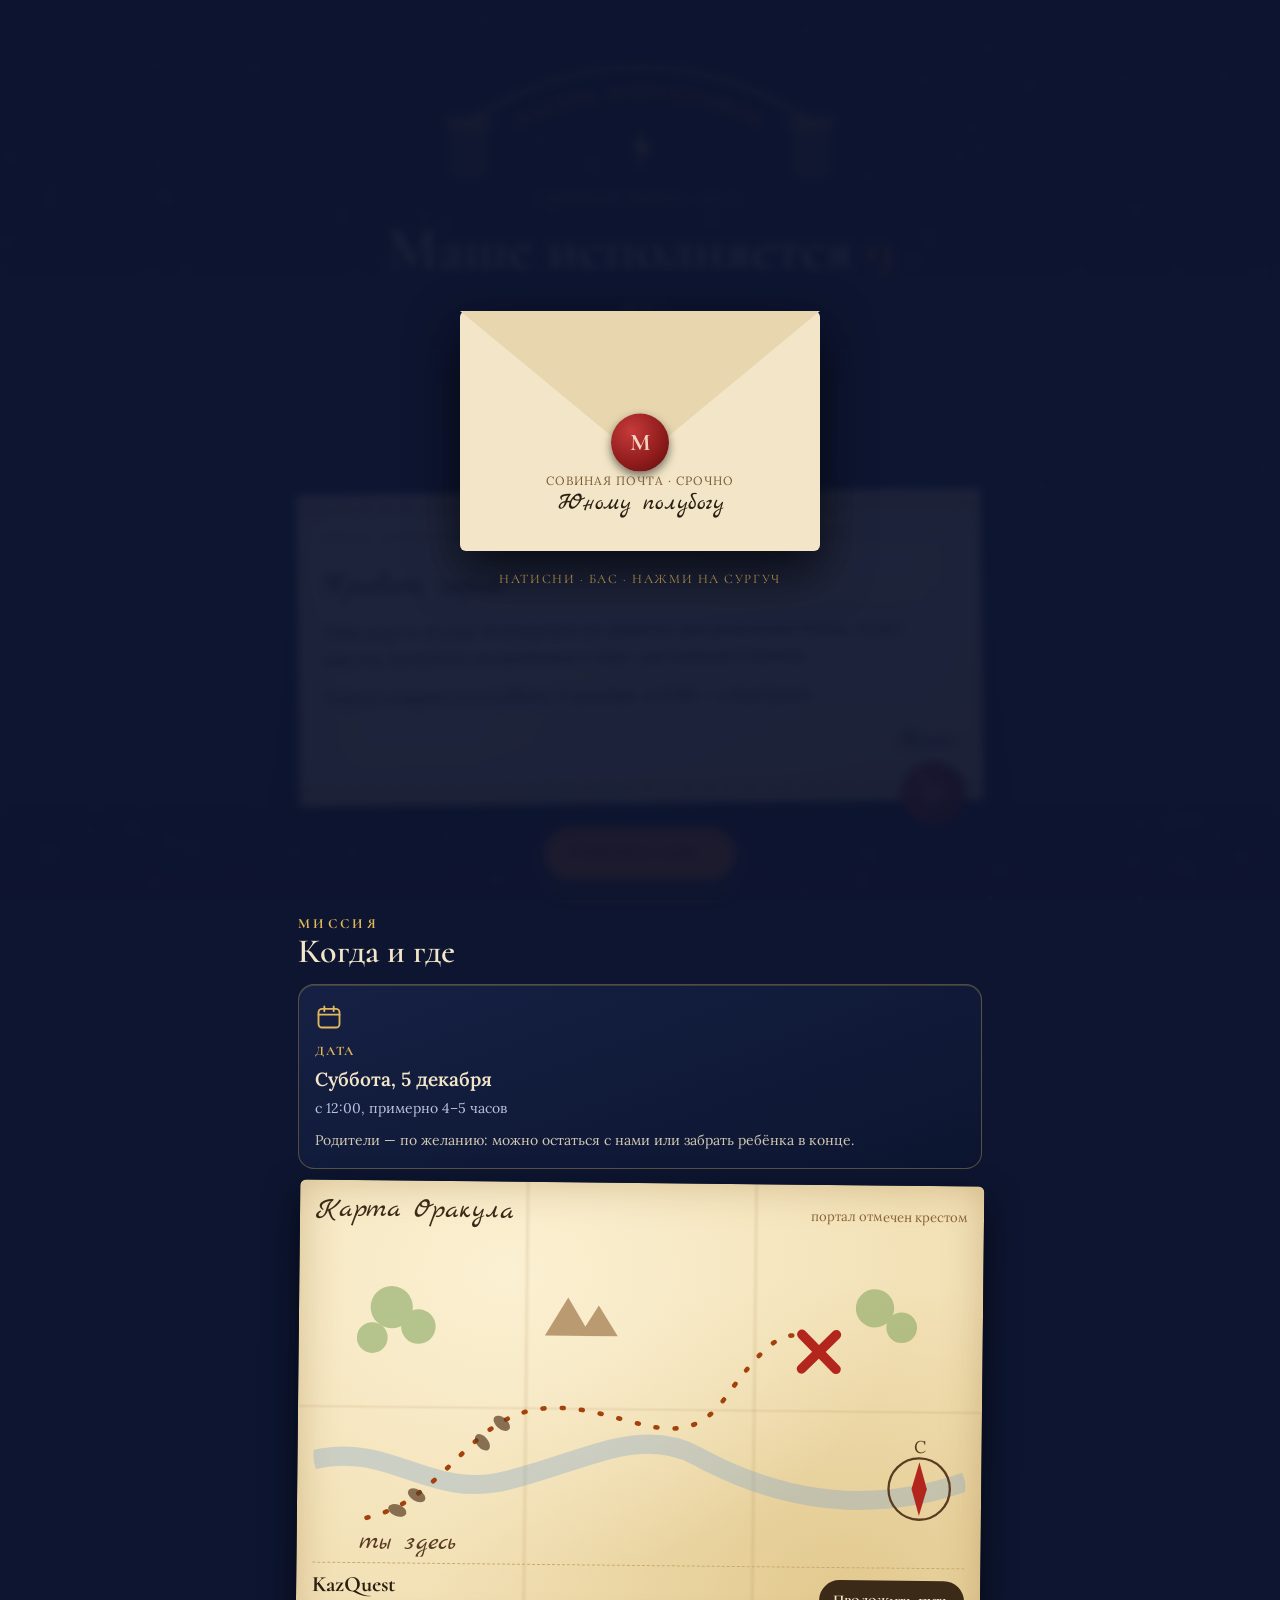
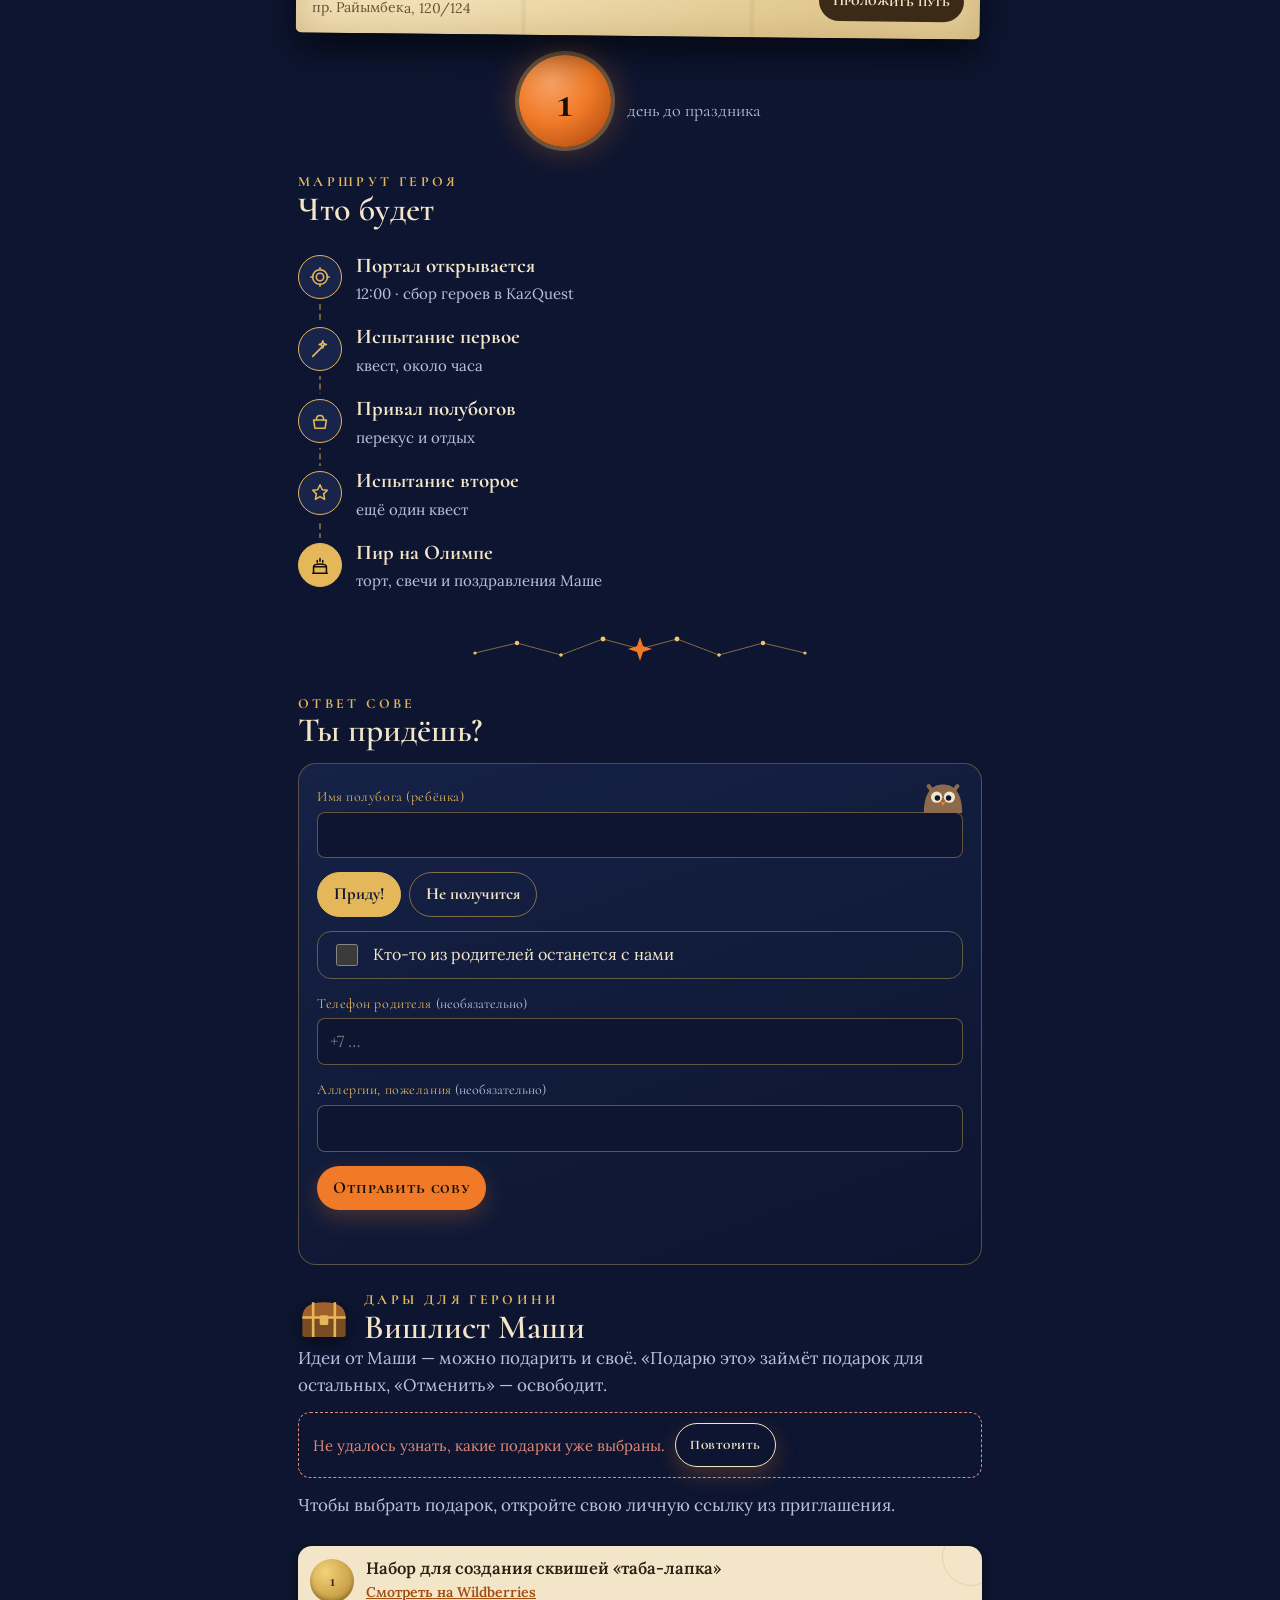
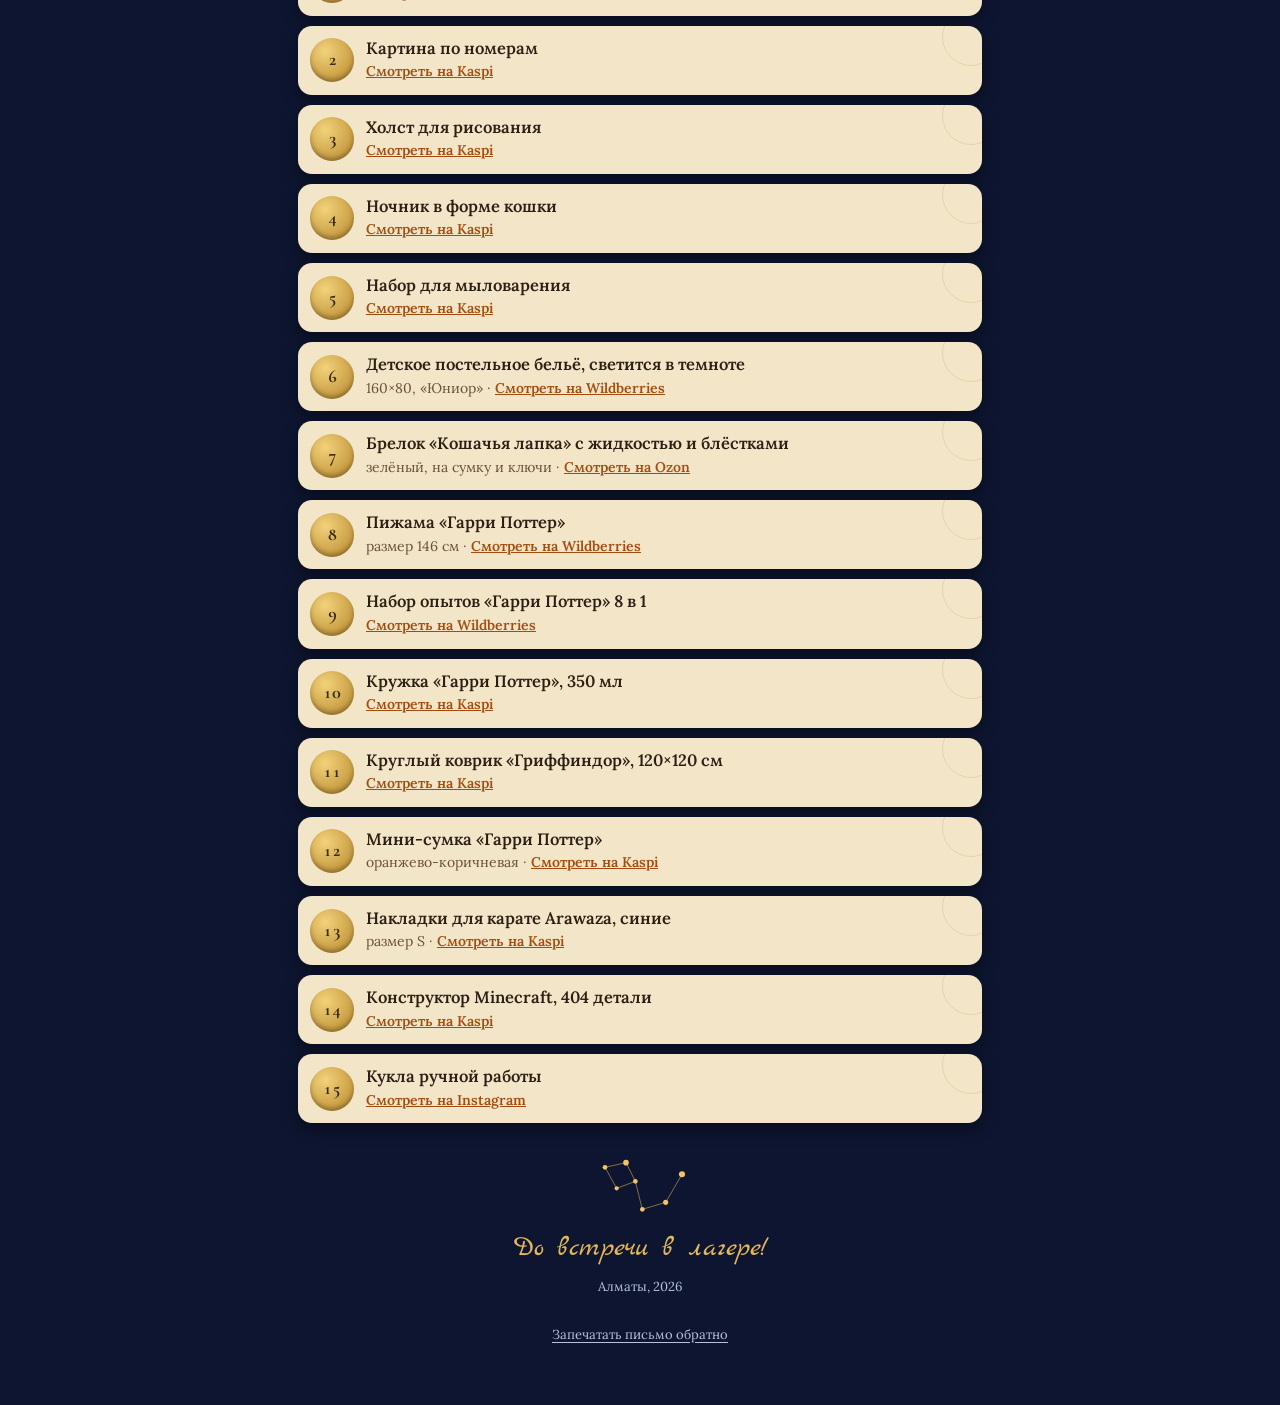
<file: index.html>
<!DOCTYPE html>
<html lang="ru">
<head>
<meta charset="utf-8">
<meta name="viewport" content="width=device-width, initial-scale=1">
<title>Маше 9 — Лагерь полукровок</title>
<meta name="robots" content="noindex">
<meta property="og:title" content="Маше 9 — приглашение в Лагерь полукровок">
<meta property="og:image" content="https://ivanlutsenko.github.io/masha-9/og.jpg">
<meta property="og:image:width" content="1200">
<meta property="og:image:height" content="630">
<meta name="twitter:card" content="summary_large_image">
<meta property="og:description" content="Суббота, 5 декабря, 12:00. Квест в Лагере полукровок. Совиная почта для юных полубогов и волшебников.">
<link rel="preconnect" href="https://fonts.googleapis.com">
<link rel="preconnect" href="https://fonts.gstatic.com" crossorigin>
<link href="https://fonts.googleapis.com/css2?family=Cormorant:wght@500;600;700&family=Cormorant+SC:wght@600;700&family=Philosopher:wght@400;700&family=Lora:ital,wght@0,400;0,600;1,400&family=Marck+Script&family=Bad+Script&display=swap" rel="stylesheet">
<link rel="stylesheet" href="style.css?v=9c8323e">
</head>
<body>

<canvas id="sky" aria-hidden="true"></canvas>
<canvas id="confetti" aria-hidden="true"></canvas>

<div class="envelope-screen" id="envScreen">
  <div class="env-stack">
    <button class="env" id="env" type="button" aria-label="Открыть письмо">
      <span class="body"></span>
      <span class="flap"></span>
      <span class="seal">М</span>
      <span class="addr"><small>СОВИНАЯ ПОЧТА · СРОЧНО</small><span id="envName">Юному полубогу</span></span>
    </button>
    <div class="env-hint">Натисни · Бас · Нажми на сургуч</div>
  </div>
</div>

<div class="lang-screen" id="langScreen" hidden>
  <div class="lang-box">
    <svg class="lang-stars" viewBox="0 0 200 60" aria-hidden="true"><path d="M20 40 L60 18 L100 34 L140 12 L180 38" fill="none" stroke="#e3b75a" stroke-width=".9" opacity=".6"/><g fill="#f2c46a"><circle cx="20" cy="40" r="2"/><circle cx="60" cy="18" r="2.6"/><circle cx="100" cy="34" r="2.2"/><circle cx="140" cy="12" r="2.8"/><circle cx="180" cy="38" r="2"/></g></svg>
    <h2 class="lang-title">Мова · Тіл · Язык</h2>
    <p class="lang-sub">Обери мову порталу · Портал тілін таңда · Выбери язык портала</p>
    <div class="lang-btns">
      <button type="button" class="lang-btn" data-lang="uk" lang="uk"><b>Українська</b><span>Відкрити портал</span></button>
      <button type="button" class="lang-btn" data-lang="kk" lang="kk"><b>Қазақша</b><span>Порталды ашу</span></button>
      <button type="button" class="lang-btn" data-lang="ru" lang="ru"><b>Русский</b><span>Открыть портал</span></button>
    </div>
  </div>
</div>
<div class="flash" id="flash" aria-hidden="true"></div>

<nav class="lang-switch" id="langSwitch" aria-label="Мова · Тіл · Язык" hidden>
  <button type="button" data-lang="uk" lang="uk">УКР</button><button type="button" data-lang="kk" lang="kk">ҚАЗ</button><button type="button" data-lang="ru" lang="ru">РУС</button>
</nav>

<div class="wrap">
  <header class="arch">
    <svg viewBox="0 0 420 150" aria-hidden="true">
      <defs><path id="archPath" d="M66 112 Q210 28 354 112"/></defs>
      <g fill="none" stroke="#e3b75a" stroke-width="2">
        <rect x="24" y="96" width="30" height="50" rx="2"/>
        <line x1="32" y1="100" x2="32" y2="142"/><line x1="39" y1="100" x2="39" y2="142"/><line x1="46" y1="100" x2="46" y2="142"/>
        <rect x="18" y="90" width="42" height="8" rx="2"/>
        <rect x="366" y="96" width="30" height="50" rx="2"/>
        <line x1="374" y1="100" x2="374" y2="142"/><line x1="381" y1="100" x2="381" y2="142"/><line x1="388" y1="100" x2="388" y2="142"/>
        <rect x="360" y="90" width="42" height="8" rx="2"/>
        <path d="M40 92 Q210 -14 380 92" stroke-width="2.5"/>
      </g>
      <text font-family="Philosopher, Georgia, serif" font-weight="700" font-size="19" letter-spacing="3" fill="#f07a28">
        <textPath href="#archPath" startOffset="50%" text-anchor="middle" data-i18n="arch">ЛАГЕРЬ ПОЛУКРОВОК</textPath>
      </text>
      <path d="M213 102 L203 122 H212 L206 142 L221 116 H211 Z" fill="#e3b75a"/>
    </svg>
    <div class="kicker" data-i18n="kicker">Совиная почта · 05.12</div>
    <h1 data-i18n-html="h1">Маше исполняется <em>9</em></h1>
    <svg class="c9" viewBox="0 0 120 110" role="img" aria-label="Созвездие в форме девятки">
      <path d="M78 48 L62 58 L42 52 L36 32 L48 14 L70 12 L82 28 L78 48 L74 74 L60 96 L40 100" fill="none" stroke="#e3b75a" stroke-width="1" opacity=".7"/>
      <g fill="#f2c46a"><circle cx="78" cy="48" r="3"/><circle cx="62" cy="58" r="2.2"/><circle cx="42" cy="52" r="2.6"/><circle cx="36" cy="32" r="2"/><circle cx="48" cy="14" r="2.8"/><circle cx="70" cy="12" r="2.2"/><circle cx="82" cy="28" r="2.6"/><circle cx="74" cy="74" r="2.2"/><circle cx="60" cy="96" r="2.6"/><circle cx="40" cy="100" r="3.2"/></g>
    </svg>
  </header>

  <svg class="sdiv" viewBox="0 0 350 40" aria-hidden="true"><path d="M10 24 L52 14 L96 26 L138 10 L175 20 L212 10 L254 26 L298 14 L340 24" fill="none" stroke="#e3b75a" stroke-width=".9" opacity=".6"/><g fill="#f2c46a"><circle cx="10" cy="24" r="1.6"/><circle cx="52" cy="14" r="2.2"/><circle cx="96" cy="26" r="1.8"/><circle cx="138" cy="10" r="2.4"/><circle cx="212" cy="10" r="2.4"/><circle cx="254" cy="26" r="1.8"/><circle cx="298" cy="14" r="2.2"/><circle cx="340" cy="24" r="1.6"/></g><path d="M175 8 L178 17 L187 20 L178 23 L175 32 L172 23 L163 20 L172 17 Z" fill="#f07a28"/></svg>

  <article class="letter">
    <div class="crest"><span data-i18n="crest_l">Лагерь полукровок</span><span data-i18n="crest_r">Домик Гекаты · Хогвартс</span></div>
    <p class="greet" id="greet">Привет, герой!</p>
    <p id="intro">Тебя ждут в Лагере полукровок на девятом дне рождения Маши. Будут квесты, полубоги, волшебники и торт, достойный Олимпа.</p>
    <p data-i18n="portal">Портал откроется в субботу, 5 декабря, в 12:00 — в KazQuest.</p>
    <p class="sign">Маша</p>
    <div class="wax" aria-hidden="true">Ω</div>
  </article>
  <a class="btn cta" href="#h-rsvp" id="ctaBtn" data-i18n="cta">Ответить сове ↓</a>

  <section aria-labelledby="h-when" style="margin-top:10px">
    <h2 id="h-when"><span class="gr" data-i18n="when_gr">Миссия</span><span data-i18n="when_h">Когда и где</span></h2>
    <div class="facts">
      <div class="fact">
        <svg class="ico" viewBox="0 0 24 24" aria-hidden="true"><rect x="3" y="5" width="18" height="16" rx="3"/><path d="M3 10h18M8 3v4M16 3v4"/></svg>
        <span class="lbl" data-i18n="date_lbl">Дата</span>
        <span class="val" id="dateVal">Суббота, 5 декабря</span>
        <span class="note" id="timeVal">с 12:00, примерно 4–5 часов</span>
        <span class="note parents" data-i18n="parents">Родители — по желанию: можно остаться с нами или забрать ребёнка в конце.</span>
      </div>
    </div>
    <a class="omap" id="mapLink" target="_blank" rel="noopener">
      <div class="omap-head"><span class="omap-title" data-i18n="map_title">Карта Оракула</span><span class="omap-sub" data-i18n="map_sub">портал отмечен крестом</span></div>
      <svg class="omap-art" viewBox="0 0 340 170" aria-hidden="true">
        <path d="M0 120 C40 110 60 140 100 130 S170 100 200 116 S280 150 340 128" fill="none" stroke="#7fa3c9" stroke-width="10" opacity=".35"/>
        <g fill="#7fa35c" opacity=".55"><circle cx="40" cy="40" r="11"/><circle cx="54" cy="50" r="9"/><circle cx="30" cy="56" r="8"/><circle cx="292" cy="38" r="10"/><circle cx="306" cy="48" r="8"/></g>
        <path d="M120 54 l12 -20 l12 20 Z M138 54 l10 -16 l10 16 Z" fill="#a0784a" opacity=".7"/>
        <path d="M28 150 C70 140 80 96 120 92 S190 120 214 86 S250 44 262 62" fill="none" stroke="#a3420b" stroke-width="2.4" stroke-dasharray="1 9" stroke-linecap="round"/>
        <g fill="#5a3c22" opacity=".7"><ellipse cx="44" cy="146" rx="3" ry="5" transform="rotate(-70 44 146)"/><ellipse cx="54" cy="138" rx="3" ry="5" transform="rotate(-60 54 138)"/><ellipse cx="88" cy="110" rx="3" ry="5" transform="rotate(-40 88 110)"/><ellipse cx="98" cy="100" rx="3" ry="5" transform="rotate(-50 98 100)"/></g>
        <g stroke="#b3261e" stroke-width="5" stroke-linecap="round"><path d="M254 52 L272 70 M272 52 L254 70"/></g>
        <text x="24" y="166" font-family="Marck Script, cursive" font-size="14" fill="#5a3c22" data-i18n="map_here">ты здесь</text>
        <g transform="translate(316 132)"><circle r="16" fill="none" stroke="#5a3c22" stroke-width="1.2"/><path d="M0 -14 L4 0 L0 14 L-4 0 Z" fill="#b3261e"/><text y="-19" font-size="9" text-anchor="middle" fill="#5a3c22" font-family="Lora, serif">С</text></g>
      </svg>
      <div class="omap-foot">
        <div class="omap-addr"><b id="placeVal">KazQuest</b><span id="placeNote">пр. Райымбека, 120/124</span></div>
        <span class="omap-btn" id="mapBtn" data-i18n="map_btn">Проложить путь</span>
      </div>
    </a>
    <div class="count"><div class="orb"><b id="days">✦</b></div><span id="daysLbl">дней до праздника</span></div>
  </section>

  <section aria-labelledby="h-route">
    <h2 id="h-route"><span class="gr" data-i18n="route_gr">Маршрут героя</span><span data-i18n="route_h">Что будет</span></h2>
    <ol class="route">
      <li><span class="node">
        <svg viewBox="0 0 24 24" aria-hidden="true"><circle cx="12" cy="12" r="8"/><circle cx="12" cy="12" r="4"/><path d="M12 2v2M12 20v2M2 12h2M20 12h2"/></svg></span>
        <div><b data-i18n="r1">Портал открывается</b><p data-i18n="r1s">12:00 · сбор героев в KazQuest</p></div></li>
      <li><span class="node">
        <svg viewBox="0 0 24 24" aria-hidden="true"><path d="M4 20 L16 8"/><path d="M15 3l1 3 3 1-3 1-1 3-1-3-3-1 3-1z"/></svg></span>
        <div><b data-i18n="r2">Испытание первое</b><p data-i18n="r2s">квест, около часа</p></div></li>
      <li><span class="node">
        <svg viewBox="0 0 24 24" aria-hidden="true"><path d="M5 11h14l-1.5 9h-11z"/><path d="M8 11c0-3 1.5-5 4-5s4 2 4 5"/></svg></span>
        <div><b data-i18n="r3">Привал полубогов</b><p data-i18n="r3s">перекус и отдых</p></div></li>
      <li><span class="node">
        <svg viewBox="0 0 24 24" aria-hidden="true"><path d="M12 3l2.5 5.5L20 9l-4 4 1 6-5-3-5 3 1-6-4-4 5.5-.5z"/></svg></span>
        <div><b data-i18n="r4">Испытание второе</b><p data-i18n="r4s">ещё один квест</p></div></li>
      <li><span class="node gold">
        <svg viewBox="0 0 24 24" aria-hidden="true"><path d="M4 21h16M5 21v-7h14v7M5 14c0-2 3-3 7-3s7 1 7 3"/><path d="M12 8V5M9 9V7M15 9V7"/></svg></span>
        <div><b data-i18n="r5">Пир на Олимпе</b><p data-i18n="r5s">торт, свечи и поздравления Маше</p></div></li>
    </ol>
  </section>

  <svg class="sdiv" viewBox="0 0 350 40" aria-hidden="true"><path d="M10 24 L52 14 L96 26 L138 10 L175 20 L212 10 L254 26 L298 14 L340 24" fill="none" stroke="#e3b75a" stroke-width=".9" opacity=".6"/><g fill="#f2c46a"><circle cx="10" cy="24" r="1.6"/><circle cx="52" cy="14" r="2.2"/><circle cx="96" cy="26" r="1.8"/><circle cx="138" cy="10" r="2.4"/><circle cx="212" cy="10" r="2.4"/><circle cx="254" cy="26" r="1.8"/><circle cx="298" cy="14" r="2.2"/><circle cx="340" cy="24" r="1.6"/></g><path d="M175 8 L178 17 L187 20 L178 23 L175 32 L172 23 L163 20 L172 17 Z" fill="#f07a28"/></svg>

  <section aria-labelledby="h-rsvp" id="rsvpSec">
    <h2 id="h-rsvp"><span class="gr" data-i18n="rsvp_gr">Ответ сове</span><span id="rsvpTitle">Ты придёшь?</span></h2>
    <form class="panel" id="rsvpForm" novalidate>
      <svg class="peek" viewBox="0 0 60 44" aria-hidden="true"><path d="M6 44 C6 18 16 8 30 8 S54 18 54 44Z" fill="#8c6a4e"/><path d="M12 10 L18 18 M48 10 L42 18" stroke="#8c6a4e" stroke-width="5" stroke-linecap="round"/><circle cx="22" cy="24" r="7" fill="#f3e6c8"/><circle cx="38" cy="24" r="7" fill="#f3e6c8"/><circle class="pupil" cx="23" cy="25" r="3.4" fill="#0d1530"/><circle class="pupil" cx="37" cy="25" r="3.4" fill="#0d1530"/><path d="M27 30 L30 35 L33 30Z" fill="#f07a28"/></svg>
      <p class="who" id="whoLine" hidden><span id="whoLbl" data-i18n="who">Гость:</span> <b id="whoName"></b> · <button type="button" class="linkbtn" id="whoEdit" data-i18n="who_edit">изменить</button></p>
      <div class="field" id="childField">
        <label for="rChild" data-i18n="child_lbl">Имя полубога (ребёнка)</label>
        <input id="rChild" name="child" autocomplete="off" required maxlength="60">
      </div>
      <div class="kids" id="kidsBox" hidden></div>
      <div class="seg" id="comingSeg" role="radiogroup" aria-label="Придёт ли" data-i18n-aria="coming_aria">
        <input type="radio" id="rYes" name="coming" value="yes" checked><label for="rYes" id="rYesLbl" data-i18n="yes">Приду!</label>
        <input type="radio" id="rNo" name="coming" value="no"><label for="rNo" data-i18n="no">Не получится</label>
      </div>
      <label class="kid adult" for="rAdult"><input type="checkbox" id="rAdult"><span data-i18n="adult_stays">Кто-то из родителей останется с нами</span></label>
      <div class="field">
        <label for="rContact"><span data-i18n="phone_lbl">Телефон родителя</span> <span class="opt" data-i18n="opt">(необязательно)</span></label>
        <input id="rContact" name="contact" type="tel" autocomplete="tel" maxlength="60" placeholder="+7 …">
      </div>
      <div class="field">
        <label for="rNote"><span data-i18n="note_lbl">Аллергии, пожелания</span> <span class="opt" data-i18n="opt">(необязательно)</span></label>
        <input id="rNote" name="note" maxlength="300">
      </div>
      <div><button class="btn" type="submit" id="rBtn" data-i18n="send">Отправить сову</button></div>
      <div class="msg" id="rMsg" role="status"></div>
    </form>
  </section>

  <section aria-labelledby="h-wish">
    <div>
      <h2 id="h-wish" class="with-ico"><svg class="chest" viewBox="0 0 48 40" aria-hidden="true"><path d="M4 18 C4 8 12 4 24 4 S44 8 44 18Z" fill="#a0602a"/><rect x="4" y="18" width="40" height="18" rx="2" fill="#7a4a22"/><path d="M4 18h40M14 4v32M34 4v32" stroke="#e3b75a" stroke-width="2.4"/><rect x="20" y="16" width="8" height="9" rx="1.5" fill="#e3b75a"/></svg><span><span class="gr" data-i18n="wish_gr">Дары для героини</span><span data-i18n="wish_h">Вишлист Маши</span></span></h2>
      <p class="lead" data-i18n="wish_lead">Идеи от Маши — можно подарить и своё. «Подарю это» займёт подарок для остальных, «Отменить» — освободит.</p>
    </div>
    <div class="demo" id="demoNote" hidden>Демо-режим: бэкенд не подключён, брони не сохраняются.</div>
    <div class="werr" id="wErr" hidden><span data-i18n="load_err">Не удалось узнать, какие подарки уже выбраны.</span> <button type="button" class="btn ghost small" id="wRetry" data-i18n="retry">Повторить</button></div>
    <p class="lead" id="wNoLink" hidden data-i18n="need_link">Чтобы выбрать подарок, откройте свою личную ссылку из приглашения.</p>
    <div class="msg" id="wMsg" role="status"></div>
    <ol class="wishes" id="wishes"></ol>
  </section>

  <footer>
    <svg class="constel" viewBox="0 0 120 60" aria-hidden="true"><path d="M30 14 L48 10 L56 26 L40 32 L30 14 M56 26 L62 50 L82 44 L96 20" fill="none" stroke="#e3b75a" stroke-width=".8" opacity=".6"/><g fill="#f2c46a"><circle cx="30" cy="14" r="2"/><circle cx="48" cy="10" r="2.4"/><circle cx="56" cy="26" r="2"/><circle cx="40" cy="32" r="1.8"/><circle cx="62" cy="50" r="2"/><circle cx="82" cy="44" r="2.2"/><circle cx="96" cy="20" r="2.6"/></g></svg>
    <span class="hand" data-i18n="footer">До встречи в лагере!</span>
    <span>Алматы, 2026</span>
    <button type="button" class="reset" id="resetBtn" data-i18n="reset">Запечатать письмо обратно</button>
  </footer>
</div>

<dialog id="giftDlg">
  <form method="dialog" id="giftForm">
    <h3 id="giftDlgTitle">Подарю это</h3>
    <p class="confirm" id="gConfirm" hidden></p>
    <div class="field" id="gWhoField">
      <label for="gWho" data-i18n="dlg_who">От кого подарок</label>
      <input id="gWho" maxlength="60" required placeholder="напр. Соня" data-i18n-ph="dlg_ph">
    </div>
    <div class="msg" id="gMsg" role="status"></div>
    <div class="row">
      <button class="btn ghost" value="cancel" type="button" id="gCancel" data-i18n="dlg_cancel">Отмена</button>
      <button class="btn" type="submit" id="gOk" data-i18n="dlg_ok">Подарю</button>
    </div>
  </form>
</dialog>

<script src="config.js?v=nochest"></script>
<script src="api.js?v=9c8323e"></script>
<script src="i18n.js?v=nochest"></script>
<script src="gender.js?v=9c8323e"></script>
<script>
const P = window.PARTY;
const T = (k, v) => I18N.t(k, v);
const $ = id => document.getElementById(id);
const store = {
  get(k, d){ try { return JSON.parse(localStorage.getItem(k)) ?? d; } catch { return d; } },
  set(k, v){ try { localStorage.setItem(k, JSON.stringify(v)); } catch {} }
};
let state = { taken: [], coming: 0 };
let mine = store.get("masha9.mine", {});   // giftId -> token

/* гости из ссылки: …/#Соня или …/#Прохор+Вера (братья и сёстры — одно приглашение) */
let RAW = "";
const GS = (() => {
  try {
    let raw = decodeURIComponent(location.hash.slice(1)).slice(0, 80);
    if (raw && document.getElementById(raw)) raw = store.get("masha9.hash", "");   // это якорь страницы, а не имя
    else if (raw) store.set("masha9.hash", raw);
    RAW = raw;
    return raw.split("+").map(x => Gender.parse(x)).filter(x => x.name);
  } catch { return []; }
})();
const G = GS[0] || { name: "", g: null };
const many = GS.length > 1;
const guest = GS.map(x => x.name).join(" и ");            // для таблицы — всегда по-русски
const guestShown = voc => I18N.names(GS, voc);            // для экрана — на языке сайта
const FAM = guest.toLowerCase().replace(/ё/g, "е") === "семья";   // семейная ссылка #Семья: без ответа сове, подарки можно отмечать

function renderStatic(){
  $("dateVal").textContent = T("date_text");
  $("timeVal").textContent = T("time_text");
  if (P.place){
    $("placeVal").textContent = P.place;
    $("placeNote").textContent = P.address || "";
  }
  if (P.mapUrl){ $("mapLink").href = P.mapUrl; $("mapLink").setAttribute("aria-label", T("map_aria") + ": " + (P.place || "") + ", " + (P.address || "")); }
  else { $("mapBtn").hidden = true; }
  {
  }
  $("rsvpSec").hidden = FAM;
  $("wNoLink").hidden = !!guest;
  $("gWho").value = guest; $("gWho").required = !guest;   // скрытое required-поле молча блокирует отправку
  if (FAM){
    $("envName").textContent = "Кому: семье";
    $("greet").textContent = T("greet_fam");
    $("intro").textContent = T("intro_fam");
    $("ctaBtn").textContent = T("cta_fam");
  }
  else if (guest){
    $("envName").textContent = "Кому: " + guest;
    $("greet").textContent = many ? T("greet_pl", { name: guestShown(true) }) : T(Gender.pick(G.g, "greet_m", "greet_f", "greet_n"), { name: guest, g: G.g, voc: true });
    $("intro").textContent = many ? T("intro_pl") : T(Gender.pick(G.g, "intro_m", "intro_f", "intro"));
    $("rChild").value = guest;
    $("gWho").value = guest;
    $("rsvpTitle").textContent = many ? T("rsvp_h_pl", { name: guestShown(true) }) : T("rsvp_h_name", { name: guest, g: G.g, voc: true });
    $("whoName").textContent = many ? guestShown(false) : guest;
    if (many){ $("rYesLbl").textContent = T("yes_pl"); $("whoLbl").textContent = T("who_pl"); }
    $("whoLine").hidden = false;
    $("childField").hidden = true;
  }
  else { $("greet").textContent = T("greet"); $("intro").textContent = T("intro"); $("rsvpTitle").textContent = T("rsvp_h"); }
  $("demoNote").hidden = !API.isDemo();
  renderKids(); showSaved();
  document.querySelectorAll(".lang-switch button").forEach(b => b.setAttribute("aria-current", b.dataset.lang === I18N.lang ? "true" : "false"));
  $("whoEdit").onclick = () => { $("childField").hidden = false; $("whoLine").hidden = true; $("kidsBox").hidden = true; $("comingSeg").hidden = false; $("rChild").value = ""; $("rChild").focus(); };
  // отсчёт
  if (!P.date){ $("days").closest(".count").hidden = true; return; }
  const [y,m,d] = P.date.split("-").map(Number);
  const now = new Date(); now.setHours(0,0,0,0);
  const diff = Math.round((new Date(y, m-1, d) - now) / 86400000);
  if (diff > 0){
    const n10 = diff % 10, n100 = diff % 100;
    $("days").textContent = diff;
    $("daysLbl").textContent = T("days")(diff);
  } else if (diff === 0){ $("days").textContent = "✦"; $("daysLbl").textContent = T("today"); }
  else { $("days").textContent = "✓"; $("daysLbl").textContent = T("after"); }
}

function kaspiHref(k){
  if (!k) return "";
  return /^https?:\/\//.test(k) ? k : "https://kaspi.kz/shop/search/?text=" + encodeURIComponent(k);
}

function shopName(u){ return /wildberries/.test(u) ? "Wildberries" : /ozon\./.test(u) ? "Ozon" : /instagram/.test(u) ? "Instagram" : /kaspi\./.test(u) ? "Kaspi" : (u.match(/^https?:\/\/(?:www\.)?([^/]+)/) || [,"сайте"])[1]; }
function giftLink(g){
  const kh = kaspiHref(g.kaspi); if (!kh) return null;
  const a = document.createElement("a"); a.href = kh; a.target = "_blank"; a.rel = "noopener";
  a.textContent = /^https?:/.test(g.kaspi) ? T("kaspi_see", { shop: shopName(g.kaspi) }) : T("kaspi_find");
  return a;
}

let loaded = false, loadFailed = false;
function renderWishes(){
  const ol = $("wishes");
  const wm = $("wMsg"), at = wm && wm.previousElementSibling && wm.parentNode === ol ? [...ol.children].filter(x => x.classList.contains("wish")).indexOf(wm.previousElementSibling) : -1;
  if (wm && wm.parentNode === ol) ol.before(wm);
  ol.innerHTML = "";
  $("wErr").hidden = !loadFailed;
  P.gifts.forEach((g, i) => {
    const taken = state.taken.includes(g.id);
    const isMine = taken && !!mine[g.id];
    const li = document.createElement("li");
    li.className = "wish" + (taken ? " taken" : "") + (isMine ? " mine" : "");
    li.innerHTML = `<span class="num">${i+1}</span><div><div class="t"></div><div class="d"></div></div><div class="act"></div>`;
    const L = I18N.gift(g);
    li.querySelector(".t").textContent = L.title;
    const d = li.querySelector(".d");
    if (L.note) d.append(L.note);
    const a = (!taken || isMine) ? giftLink(g) : null;     // свою бронь можно купить по ссылке
    if (a){ if (L.note) d.append(" · "); d.appendChild(a); }
    if (!d.childNodes.length) d.remove();
    const act = li.querySelector(".act");
    if (isMine){
      act.innerHTML = '<span class="badge"></span>'; act.firstChild.textContent = T("mine");
      const b = document.createElement("button"); b.className = "btn ghost small"; b.type = "button"; b.textContent = T("cancel_mine");
      b.onclick = () => release(g, b); act.appendChild(b);
    } else if (taken){
      act.innerHTML = '<span class="badge"></span>'; act.firstChild.textContent = T("taken");
    } else if (guest){
      const b = document.createElement("button"); b.className = "btn"; b.type = "button";
      b.textContent = loaded ? T("give") : T("loading"); b.disabled = !loaded;
      b.setAttribute("aria-label", T("give_aria") + L.title);
      b.onclick = () => openGift(g); act.appendChild(b);
    }
    ol.appendChild(li);
  });
  if (at >= 0 && wm && wm.textContent) ol.children[at] && ol.children[at].after(wm);   // сообщение остаётся у своей карточки
}

function applyState(s){
  if (!s || !s.taken) return;
  state = s;
  let changed = false;
  for (const id of Object.keys(mine)) {
    const gone = !s.taken.includes(id);
    const notOurs = guest && Array.isArray(s.mine) && !s.mine.includes(id);   // кто-то другой занял после того, как нашу бронь освободили
    if (gone || notOurs){ delete mine[id]; changed = true; }
  }
  // брони, сделанные по этой же личной ссылке с другого устройства
  for (const id of (s.mine || [])) if (!mine[id]){ mine[id] = "name"; changed = true; }
  if (changed) store.set("masha9.mine", mine);
  renderWishes();
}

async function load(){
  try {
    const r = await API.get(guest ? { action: "state", who: guest } : { action: "state" });
    if (!r || !r.ok) throw new Error("bad");
    loaded = true; loadFailed = false; applyState(r);
  } catch { loadFailed = true; renderWishes(); }
}
$("wRetry").onclick = () => { $("wErr").hidden = true; load(); };
document.addEventListener("visibilitychange", () => { if (document.visibilityState === "visible") load(); });

/* бронь: id брони создаёт телефон — повтор после обрыва связи не плодит дубли */
const newRid = () => (crypto.randomUUID ? crypto.randomUUID() : Date.now().toString(36) + Math.random().toString(36).slice(2, 12));
function wishMsg(text, ok, g){
  const m = $("wMsg"); m.textContent = text || ""; m.className = "msg" + (text ? (ok ? " ok" : " err") : "");
  const card = g && [...document.querySelectorAll(".wish")][P.gifts.indexOf(g)];
  if (card && text){ card.after(m); } else if (!text) { $("wishes").before(m); }
  const a = ok && g && giftLink(g); if (a){ m.append(" "); m.appendChild(a); }
}
async function reserve(g, who){
  const rid = mine[g.id] && mine[g.id] !== "name" ? mine[g.id] : newRid();
  mine[g.id] = rid; store.set("masha9.mine", mine);         // если ответ потеряется, бронь всё равно наша
  try {
    const r = await API.post({ action: "reserve", giftId: g.id, giftTitle: g.title, who, rid });
    if (!r.ok){ delete mine[g.id]; store.set("masha9.mine", mine); }
    if (r.state) applyState(r.state);
    return r;
  } catch (e) { load(); throw e; }
}

let current = null;
function openGift(g){
  current = g;
  $("giftDlgTitle").textContent = I18N.gift(g).title;
  $("gWhoField").hidden = !!guest;
  $("gConfirm").hidden = !guest;
  $("gConfirm").textContent = guest ? T("confirm_from", { name: FAM ? T("fam_name") : many ? I18N.names(GS, false) : guest }) : "";
  $("gMsg").textContent = ""; $("gMsg").className = "msg";
  $("gOk").disabled = false;
  $("giftDlg").showModal();
  $("gWho").focus();
}
$("gCancel").onclick = () => $("giftDlg").close();
$("giftForm").addEventListener("submit", async e => {
  e.preventDefault();
  const who = guest || $("gWho").value.trim();
  if (!who){ $("gMsg").textContent = T("dlg_need"); $("gMsg").className = "msg err"; return; }
  $("gOk").disabled = true;
  try {
    const r = await reserve(current, who);
    if (r.ok){ $("giftDlg").close(); wishMsg(T("wish_ok", { gift: I18N.gift(current).title }), true, current); }
    else if (["taken", "limit", "busy", "bad gift"].includes(r.error)){ $("gMsg").textContent = T({ taken: "dlg_taken", limit: "limit", busy: "busy", "bad gift": "bad_gift" }[r.error]); $("gMsg").className = "msg err"; }
    else throw new Error(r.error);
  } catch {
    $("gMsg").textContent = T("net_err"); $("gMsg").className = "msg err";
    $("gOk").disabled = false;
  }
});

async function quickReserve(g, btn){
  btn.disabled = true; btn.textContent = T("booking"); wishMsg("");
  try {
    const r = await reserve(g, guest);
    if (r.ok) wishMsg(T("wish_ok", { gift: I18N.gift(g).title }), true, g);
    else if (r.error === "taken") wishMsg(T("dlg_taken"), false, g);
    else throw new Error(r.error);
  } catch { wishMsg(T("net_err"), false, g); btn.disabled = false; btn.textContent = T("give"); }
}

async function release(g, btn){
  btn.disabled = true; wishMsg("");
  try {
    const tok = mine[g.id];
    const r = await API.post({ action: "release", giftId: g.id, token: tok === "name" ? "" : tok, who: guest });
    if (r.ok){ delete mine[g.id]; store.set("masha9.mine", mine); applyState(r.state); }
    else { wishMsg(T("cancel_fail")); btn.disabled = false; load(); }
  } catch { wishMsg(T("net_err")); btn.disabled = false; }
}

/* RSVP */
const kidChecked = GS.map(() => true);
function renderKids(){
  const box = $("kidsBox"); box.innerHTML = "";
  $("comingSeg").hidden = false;
  const yes = $("rYes").checked;
  $("rAdult").closest(".adult").hidden = !yes;
  if (!many || !yes || $("childField").hidden === false) { box.hidden = true; return; }
  box.hidden = false;
  const lbl = document.createElement("p"); lbl.className = "kids-lbl"; lbl.textContent = T("kids_lbl"); box.appendChild(lbl);
  GS.forEach((x, i) => {
    const id = "kid" + i;
    const w = document.createElement("label"); w.className = "kid"; w.htmlFor = id;
    w.innerHTML = `<input type="checkbox" id="${id}"><span></span>`;
    w.querySelector("span").textContent = x.name;
    const cb = w.querySelector("input"); cb.checked = kidChecked[i]; cb.onchange = () => { kidChecked[i] = cb.checked; };
    box.appendChild(w);
  });
}
document.querySelectorAll('#comingSeg input').forEach(r => r.addEventListener("change", renderKids));
/* «Запечатать письмо обратно»: забыть язык и ответ на этом устройстве, имя из ссылки сохранить */
$("resetBtn").addEventListener("click", () => {
  try { Object.keys(localStorage).filter(k => k.startsWith("masha9.") && k !== "masha9.mine").forEach(k => localStorage.removeItem(k)); } catch {}
  location.replace(location.pathname + (RAW ? "#" + encodeURIComponent(RAW) : ""));
  location.reload();
});
$("ctaBtn").addEventListener("click", e => { e.preventDefault(); $(FAM ? "h-wish" : "h-rsvp").scrollIntoView({ behavior: calm ? "auto" : "smooth" }); });
const rsvpKey = "masha9.rsvp." + (guest || "-");
function showSaved(){
  const r = store.get(rsvpKey, null); if (!r) return;
  $("rMsg").textContent = T(r.coming ? "saved_yes" : "saved_no"); $("rMsg").className = "msg ok";
}
$("rsvpForm").addEventListener("submit", async e => {
  e.preventDefault();
  const f = e.target, msg = $("rMsg");
  const child = f.child.value.trim();
  if (!child){ msg.textContent = T("need_child"); msg.className = "msg err"; f.child.focus(); return; }
  let kids, coming;
  const saidYes = f.coming.value === "yes";
  if (many && child === guest){
    kids = GS.map((x, i) => ({ name: x.name, coming: saidYes && $("kid" + i).checked }));
    coming = kids.some(k => k.coming);
  } else {
    coming = f.coming.value === "yes";
    kids = [{ name: child, coming }];
  }
  $("rBtn").disabled = true;
  try {
    const note = f.note.value;
    const r = await API.post({ action: "rsvp", child, coming, kids, adult: coming && $("rAdult").checked, contact: f.contact.value, note });
    if (!r.ok) throw new Error(r.error);
    store.set(rsvpKey, { coming, n: kids.filter(k => k.coming).length, at: Date.now() });
    const n = kids.filter(k => k.coming).length;
    msg.textContent = coming ? T(n > 1 ? "sent_yes_pl" : "sent_yes") : T("sent_no");
    if (coming) burst();
    msg.className = "msg ok";
    if (!$("gWho").value) $("gWho").value = child;
  } catch {
    msg.textContent = T("net_err"); msg.className = "msg err";
  } finally { $("rBtn").disabled = false; }
});

/* конверт */
function openEnvelope(){
  if ($("env").classList.contains("open")) return;
  $("env").classList.add("open");
  setTimeout(() => {
    $("envScreen").classList.add("gone");
    $("langScreen").hidden = false;
    const prev = store.get("masha9.lang", null);
    const btn = document.querySelector(`.lang-btn[data-lang="${prev}"]`);
    if (btn) btn.classList.add("last");
    (btn || document.querySelector(".lang-btn")).focus();
  }, 650);
}
function enterPortal(lang){
  store.set("masha9.lang", lang);
  I18N.set(lang); renderStatic(); renderWishes();
  const f = $("flash");
  f.classList.remove("go"); void f.offsetWidth; f.classList.add("go");
  setTimeout(() => { $("langScreen").hidden = true; $("langSwitch").hidden = false; }, calm ? 0 : 380);
}
function switchLang(lang){ store.set("masha9.lang", lang); I18N.set(lang); renderStatic(); renderWishes(); }
document.querySelectorAll(".lang-switch button").forEach(b => b.addEventListener("click", () => switchLang(b.dataset.lang)));
document.querySelectorAll(".lang-btn").forEach(b => b.addEventListener("click", () => enterPortal(b.dataset.lang)));
$("env").addEventListener("click", openEnvelope);
document.addEventListener("keydown", e => { if (e.key === "Escape") openEnvelope(); });

/* звёзды */
const calm = matchMedia("(prefers-reduced-motion: reduce)").matches;
(function sky(){
  const c = $("sky"), x = c.getContext("2d"); let W, H, stars = [], shoot = null;
  function size(){ W = c.width = innerWidth * devicePixelRatio; H = c.height = innerHeight * devicePixelRatio;
    stars = Array.from({length: Math.round(innerWidth * innerHeight / 3500)}, () => ({x: Math.random()*W, y: Math.random()*H, r: (Math.random()*1.3+.3)*devicePixelRatio, p: Math.random()*6.28, s: Math.random()*.02+.005})); }
  function frame(t){
    x.clearRect(0,0,W,H);
    for (const s of stars){ const a = .35 + .65 * (calm ? .7 : (Math.sin(s.p + t*s.s*0.06)+1)/2); x.globalAlpha = a; x.fillStyle = "#fff6dc"; x.beginPath(); x.arc(s.x, s.y, s.r, 0, 6.28); x.fill(); }
    if (!calm){
      if (!shoot && Math.random() < .004) shoot = {x: Math.random()*W*.7, y: Math.random()*H*.35, l: 0};
      if (shoot){ shoot.l += 18*devicePixelRatio; const g = x.createLinearGradient(shoot.x, shoot.y, shoot.x+shoot.l, shoot.y+shoot.l*.45);
        g.addColorStop(0,"rgba(255,246,220,0)"); g.addColorStop(1,"rgba(255,246,220,.9)"); x.globalAlpha = 1; x.strokeStyle = g; x.lineWidth = 1.6*devicePixelRatio;
        x.beginPath(); x.moveTo(shoot.x, shoot.y); x.lineTo(shoot.x+shoot.l, shoot.y+shoot.l*.45); x.stroke(); if (shoot.l > 260*devicePixelRatio) shoot = null; }
      requestAnimationFrame(frame);
    }
  }
  let lastW = innerWidth;
  size(); addEventListener("resize", () => { if (innerWidth === lastW) return; lastW = innerWidth; size(); if (calm) frame(0); }); requestAnimationFrame(frame);
})();

/* конфетти */
function burst(){
  if (calm) return;
  const c = $("confetti"), x = c.getContext("2d"), dpr = devicePixelRatio;
  c.width = innerWidth*dpr; c.height = innerHeight*dpr;
  const cols = ["#f07a28","#e3b75a","#7ea2d8","#8fc79a","#d47a7a","#f3e6c8"];
  const ps = Array.from({length: 140}, () => ({x: c.width/2, y: c.height*.55, vx: (Math.random()-.5)*16*dpr, vy: (-Math.random()*16-6)*dpr, r: (Math.random()*5+3)*dpr, c: cols[Math.random()*cols.length|0], a: Math.random()*6.28, va: (Math.random()-.5)*.3}));
  let n = 0;
  (function f(){ x.clearRect(0,0,c.width,c.height);
    for (const p of ps){ p.vy += .45*dpr; p.x += p.vx; p.y += p.vy; p.a += p.va; x.save(); x.translate(p.x,p.y); x.rotate(p.a); x.fillStyle = p.c; x.fillRect(-p.r, -p.r/2, p.r*2, p.r); x.restore(); }
    if (++n < 140) requestAnimationFrame(f); else x.clearRect(0,0,c.width,c.height); })();
}

/* сова следит за курсором/пальцем */
addEventListener("pointermove", e => {
  const o = document.querySelector(".peek"); if (!o) return;
  const b = o.getBoundingClientRect(), dx = Math.max(-1.6, Math.min(1.6, (e.clientX - b.x - b.width/2)/80)), dy = Math.max(-1.4, Math.min(1.4, (e.clientY - b.y - b.height/2)/80));
  o.querySelectorAll(".pupil").forEach(p => p.setAttribute("transform", `translate(${dx} ${dy})`));
});

/* повторный визит: язык уже выбран — сразу на сайт, конверт и выбор языка пропускаем */
const savedLang = store.get("masha9.lang", null);
if (savedLang && ["ru", "uk", "kk"].includes(savedLang)){
  I18N.set(savedLang);
  $("envScreen").style.transition = "none"; $("envScreen").classList.add("gone"); $("env").classList.add("open");
  $("langSwitch").hidden = false;
}
renderStatic(); renderWishes(); load();
</script>
</body>
</html>
</file>
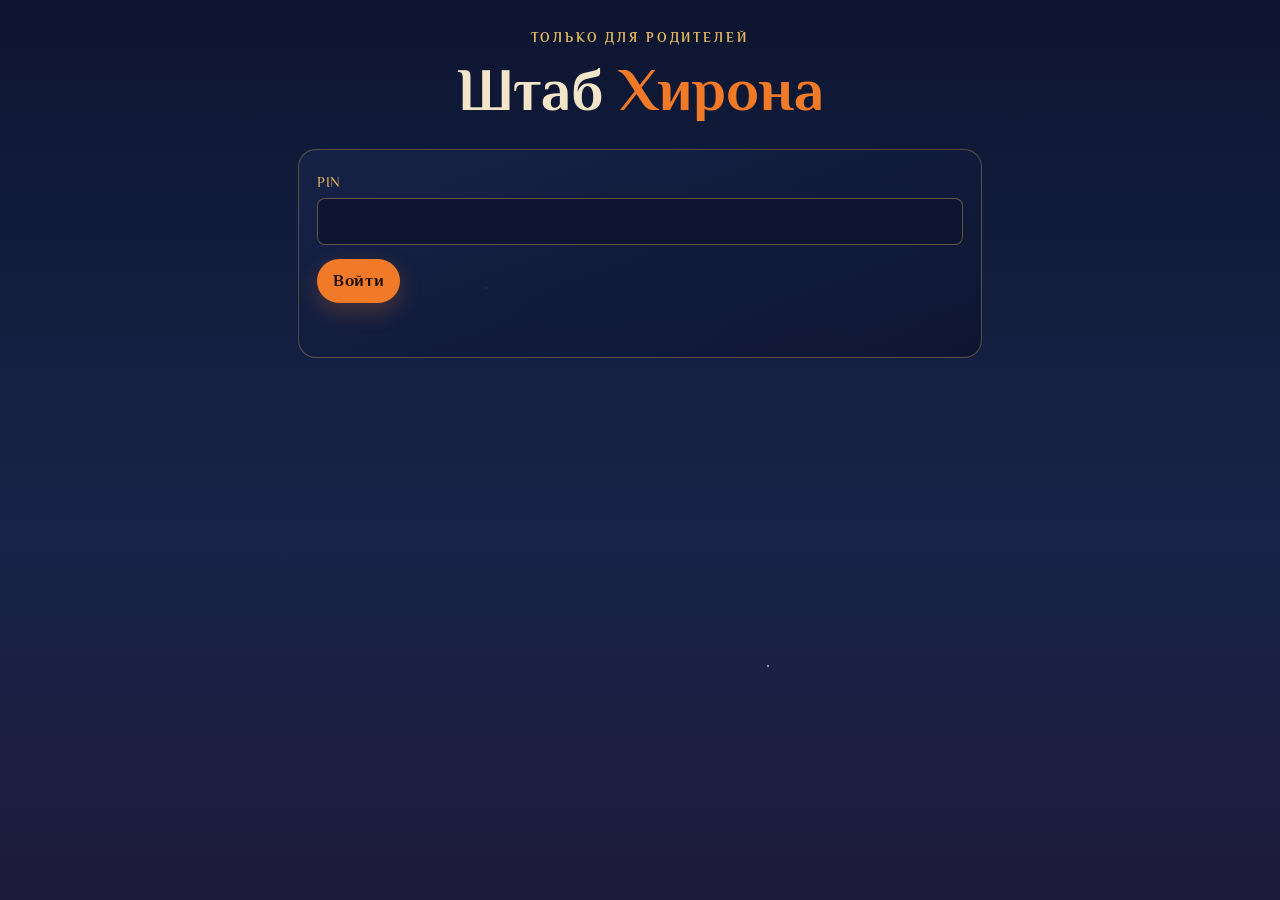
<file: admin.html>
<!DOCTYPE html>
<html lang="ru">
<head>
<meta charset="utf-8">
<meta name="viewport" content="width=device-width, initial-scale=1">
<title>Штаб Хирона — ДР Маши</title>
<meta name="robots" content="noindex">
<link rel="preconnect" href="https://fonts.googleapis.com">
<link rel="preconnect" href="https://fonts.gstatic.com" crossorigin>
<link href="https://fonts.googleapis.com/css2?family=Philosopher:wght@400;700&family=Lora:wght@400;600&family=Marck+Script&display=swap" rel="stylesheet">
<link rel="stylesheet" href="style.css?v=fb6c9e9">
</head>
<body>
<div class="wrap">
  <header class="arch">
    <div class="kicker">Только для родителей</div>
    <h1>Штаб <em>Хирона</em></h1>
  </header>

  <form class="panel" id="pinForm">
    <div class="field">
      <label for="pin">PIN</label>
      <input id="pin" inputmode="numeric" autocomplete="off" maxlength="12">
    </div>
    <div><button class="btn" type="submit" id="pinBtn">Войти</button></div>
    <div class="msg" id="pinMsg" role="status"></div>
  </form>

  <div id="dash" class="dash" hidden>
    <div class="demo" id="demoNote" hidden>Демо-режим: бэкенд не подключён.</div>
    <div class="tiles">
      <div class="tile ok"><b id="tKids">0</b><span>детей придут</span></div>
      <div class="tile no"><b id="tKidsNo">0</b><span>детей не придут</span></div>
      <div class="tile"><b id="tKidsWait">0</b><span>детей без ответа</span></div>
      <div class="tile"><b id="tAdults">0</b><span>родителей останется</span></div>
      <div class="tile ok"><b id="tYes">0</b><span>приглашений: придут</span></div>
      <div class="tile no"><b id="tNo">0</b><span>приглашений: не придут</span></div>
      <div class="tile"><b id="tWait">0</b><span>приглашений без ответа</span></div>
      <div class="tile gift"><b id="tGifts">0</b><span id="tGiftsLbl">подарков выбрано</span></div>
    </div>

    <section>
      <h2><span class="gr">Ответы</span>Регистрации</h2>
      <p class="lead" id="pending" hidden></p>
      <p class="lead" id="unknown" hidden></p>
      <div class="tablewrap"><table class="t-rsvp">
        <thead><tr><th>Ребёнок</th><th>Статус</th><th>Контакт</th><th>Комментарий</th></tr></thead>
        <tbody id="rsvpRows"></tbody>
      </table></div>
    </section>

    <section>
      <h2><span class="gr">Дары</span>Вишлист</h2>
      <div class="tablewrap"><table class="t-gifts">
        <thead><tr><th>#</th><th>Подарок</th><th>Кто дарит</th><th></th></tr></thead>
        <tbody id="giftRows"></tbody>
      </table></div>
    </section>

    <div style="display:flex;gap:10px;flex-wrap:wrap">
      <button class="btn ghost" type="button" id="refresh">Обновить</button>
      <button class="btn ghost" type="button" id="logout">Выйти</button>
    </div>
  </div>
</div>

<script src="config.js?v=fb6c9e9"></script>
<script src="api.js?v=fb6c9e9"></script>
<script>
const P = window.PARTY, $ = id => document.getElementById(id);
// Сколько разослано приглашений (братья и сёстры — одно) — для счётчика «без ответа».
const EXPECTED = 12;
let pin = "";
try { pin = sessionStorage.getItem("masha9.pin") || ""; } catch {}

const td = (text, cls) => { const c = document.createElement("td"); c.textContent = text ?? ""; if (cls) c.className = cls; return c; };
const telTd = v => { const c = document.createElement("td"); const p = String(v || "").replace(/[^\d+]/g, ""); if (p.length >= 6){ const a = document.createElement("a"); a.href = "tel:" + p; a.textContent = v; c.appendChild(a); } else c.textContent = v || ""; return c; };
const pill = (text, cls) => { const c = document.createElement("td"); const s = document.createElement("span"); s.className = "pill " + cls; s.textContent = text; c.appendChild(s); return c; };

async function load(){
  const r = await API.get({ action: "admin", pin });
  if (!r.ok){ throw new Error(r.error || "fail"); }
  $("pinForm").hidden = true; $("dash").hidden = false;
  $("demoNote").hidden = !API.isDemo();

  const yes = r.rsvp.filter(x => x.coming), no = r.rsvp.filter(x => !x.coming);
  // дети в приглашении: «Прохор и Вера» → 2
  const kidsIn = name => String(name || "").split(/\s+и\s+/).filter(Boolean).length || 1;
  const pend = r.pending || [];
  const kidsYes = yes.reduce((n, x) => n + (Number(x.kids) || 1), 0);
  const kidsNo = r.rsvp.reduce((n, x) => n + kidsIn(x.child) - (x.coming ? (Number(x.kids) || 1) : 0), 0);
  const kidsWait = pend.reduce((n, x) => n + kidsIn(x), 0);
  const kidsTotal = kidsYes + kidsNo + kidsWait;
  const invTotal = r.invites || EXPECTED;
  const of = (id, n, total) => { const el = $(id); el.textContent = n; const sm = document.createElement("small"); sm.textContent = " / " + total; el.appendChild(sm); };
  of("tKids", kidsYes, kidsTotal); of("tKidsNo", kidsNo, kidsTotal); of("tKidsWait", kidsWait, kidsTotal);
  of("tYes", yes.length, invTotal); of("tNo", no.length, invTotal);
  const exp = r.invites || EXPECTED;
  of("tWait", r.pending ? r.pending.length : Math.max(0, exp - r.rsvp.length), invTotal);
  $("tAdults").textContent = yes.filter(x => x.adult).length;
  $("pending").hidden = !(r.pending && r.pending.length); $("pending").textContent = r.pending && r.pending.length ? "Без ответа: " + r.pending.join(", ") : "";
  $("unknown").hidden = !(r.unknown && r.unknown.length); $("unknown").textContent = r.unknown && r.unknown.length ? "Ответили, но нет в списке приглашений: " + r.unknown.join(", ") : "";
  of("tGifts", r.gifts.length, P.gifts.length); $("tGiftsLbl").textContent = "подарков выбрано";

  const rb = $("rsvpRows"); rb.innerHTML = "";
  if (!r.rsvp.length){ const tr = document.createElement("tr"); tr.appendChild(td("Пока никто не ответил", "muted")).colSpan = 4; rb.appendChild(tr); }
  [...yes, ...no].forEach(x => {
    const tr = document.createElement("tr");
    tr.append(td(x.detail && /,/.test(x.detail) ? x.child + " (" + x.detail + ")" : x.child), x.coming ? pill(x.kids > 1 ? "придут: " + x.kids : "придёт","ok") : pill("не придёт","no"), telTd(x.contact), td([x.adult ? "родитель останется" : "", x.note].filter(Boolean).join(" · "), "muted"));
    rb.appendChild(tr);
  });

  const byId = {}; r.gifts.forEach(g => byId[g.id] = g);
  const gb = $("giftRows"); gb.innerHTML = "";
  const known = new Set(P.gifts.map(g => g.id));
  const extra = r.gifts.filter(g => !known.has(g.id)).map(g => ({ id: g.id, title: (g.title || g.id) + " (нет в списке)" }));
  [...P.gifts, ...extra].forEach((g, i) => {
    const res = byId[g.id];
    const tr = document.createElement("tr");
    tr.append(td(i + 1, "muted"), td(g.title), res ? td(res.who) : pill("свободен","free"));
    const c = document.createElement("td");
    if (res){
      const b = document.createElement("button"); b.className = "btn ghost small"; b.type = "button"; b.textContent = "Освободить";
      b.onclick = async () => {
        if (!confirm("Освободить «" + g.title + "»? Бронь " + res.who + " пропадёт.")) return;
        b.disabled = true;
        try { await API.post({ action: "release", giftId: g.id, pin }); await load(); }
        catch { b.disabled = false; b.textContent = "Ошибка, ещё раз"; }
      };
      c.appendChild(b);
    }
    tr.appendChild(c); gb.appendChild(tr);
  });
}

$("pinForm").addEventListener("submit", async e => {
  e.preventDefault();
  pin = $("pin").value.trim(); $("pinBtn").disabled = true; $("pinMsg").textContent = "";
  try { await load(); try { sessionStorage.setItem("masha9.pin", pin); } catch {} }
  catch (err) { $("pinMsg").textContent = err.message === "pin" ? "Неверный PIN." : err.message === "locked" ? "Слишком много попыток. Подождите 15 минут." : "Не удалось загрузить данные."; $("pinMsg").className = "msg err"; }
  finally { $("pinBtn").disabled = false; }
});
$("refresh").onclick = () => load().catch(() => {});
$("logout").onclick = () => { try { sessionStorage.removeItem("masha9.pin"); } catch {} location.reload(); };
if (pin) load().catch(() => { $("pinMsg").textContent = "Войдите заново."; $("pinMsg").className = "msg err"; });
</script>
</body>
</html>
</file>
<file: style.css>
/* Ночное небо над лагерем (Перси) + пергамент совиной почты (Хогвартс). Одна тема. */
:root{
  --sky:#0d1530; --sky-2:#18244a;
  --camp:#f07a28; --gold:#e3b75a;
  --parch:#f3e6c8; --ink:#2b1f14; --seal:#8e1b1b; --muted:#b9c2dd;
  --ok:#7fc48a; --no:#e08a7a;
  --f-display:"Cormorant", "Philosopher", Georgia, serif;
  --f-sc:"Cormorant SC", "Philosopher", Georgia, serif;
  --f-body:"Lora", Georgia, serif;
  --f-hand:"Marck Script", "Lora", cursive;
  color-scheme:dark;
}
*{box-sizing:border-box}
html,body{margin:0}
body{
  background:var(--sky);
  background-image:
    radial-gradient(1px 1px at 12% 18%, #fff8 50%, transparent 51%),
    radial-gradient(1px 1px at 72% 9%, #fff9 50%, transparent 51%),
    radial-gradient(1.5px 1.5px at 38% 32%, #fffa 50%, transparent 51%),
    radial-gradient(1px 1px at 88% 41%, #fff7 50%, transparent 51%),
    radial-gradient(1px 1px at 22% 62%, #fff6 50%, transparent 51%),
    radial-gradient(1.5px 1.5px at 60% 74%, #fff8 50%, transparent 51%),
    radial-gradient(1px 1px at 93% 83%, #fff7 50%, transparent 51%),
    linear-gradient(180deg, var(--sky) 0%, var(--sky-2) 60%, #1d1a3a 100%);
  background-attachment:fixed;
  color:var(--parch); font-family:var(--f-body); font-size:17px; line-height:1.55; min-height:100vh;
}
a{color:inherit}
:focus-visible{outline:3px solid var(--gold);outline-offset:3px;border-radius:6px}
.wrap{max-width:720px;margin:0 auto;padding:28px 18px 48px;display:flex;flex-direction:column;gap:28px}
.meander{height:14px;opacity:.85;background:url("data:image/svg+xml,%3Csvg xmlns='http://www.w3.org/2000/svg' width='28' height='14' viewBox='0 0 28 14'%3E%3Cpath d='M0 13H6V1H20V9H12V5H16V9' fill='none' stroke='%23e3b75a' stroke-width='2'/%3E%3Cpath d='M20 13H28' stroke='%23e3b75a' stroke-width='2'/%3E%3C/svg%3E") repeat-x}
h2{font-family:var(--f-display);font-size:28px;margin:0;text-wrap:balance}
h2 .gr{color:var(--gold);font-size:14px;letter-spacing:.2em;display:block;text-transform:uppercase;margin-bottom:2px}
section{display:flex;flex-direction:column;gap:14px}
.lead{color:var(--muted);margin:0;max-width:62ch}

/* шапка */
.arch{text-align:center;display:flex;flex-direction:column;align-items:center;gap:10px}
.arch svg{width:min(420px,100%);height:auto}
.arch .kicker{font-family:var(--f-display);letter-spacing:.22em;text-transform:uppercase;color:var(--gold);font-size:13px}
.arch h1{font-family:var(--f-display);font-weight:700;font-size:clamp(34px,8vw,54px);line-height:1.05;margin:0;text-wrap:balance}
.arch h1 em{font-style:normal;color:var(--camp)}

/* письмо */
.letter{background:var(--parch);color:var(--ink);border-radius:4px;padding:34px 26px 30px;position:relative;
  box-shadow:0 18px 40px #0008, inset 0 0 60px #c9a86a55;
  background-image:radial-gradient(ellipse at 20% 10%, #fff6 0%, transparent 45%),radial-gradient(ellipse at 85% 90%, #c9a86a40 0%, transparent 50%)}
.letter::before,.letter::after{content:"";position:absolute;left:0;right:0;height:10px;opacity:.7;
  background:url("data:image/svg+xml,%3Csvg xmlns='http://www.w3.org/2000/svg' width='20' height='10' viewBox='0 0 20 10'%3E%3Cpath d='M0 9H4V1H14V7H8V4H11' fill='none' stroke='%23a6763a' stroke-width='1.5'/%3E%3Cpath d='M14 9H20' stroke='%23a6763a' stroke-width='1.5'/%3E%3C/svg%3E") repeat-x}
.letter::before{top:10px}.letter::after{bottom:10px}
.letter .crest{display:flex;justify-content:space-between;flex-wrap:wrap;font-family:var(--f-display);font-size:12px;letter-spacing:.14em;text-transform:uppercase;color:#7a5a32;margin-bottom:16px;gap:6px 12px}
.letter .greet{font-family:var(--f-hand);font-size:30px;margin:0 0 10px;color:#3b2a18}
.letter p{margin:0 0 12px;max-width:62ch}
.letter .sign{font-family:var(--f-hand);font-size:24px;text-align:right;margin-top:16px;color:#3b2a18}
.wax{position:absolute;right:18px;bottom:-26px;width:64px;height:64px;border-radius:50%;display:grid;place-items:center;
  background:radial-gradient(circle at 35% 30%, #c63a3a, var(--seal) 60%, #5a0f0f);color:#f6d2c0;font-family:var(--f-display);font-weight:700;font-size:26px;box-shadow:0 4px 10px #0007}

/* факты */
.facts{display:grid;grid-template-columns:repeat(auto-fit,minmax(220px,1fr));gap:12px}
.fact{border:1px solid #e3b75a55;border-radius:10px;padding:16px;background:#0d153088;display:flex;flex-direction:column;gap:4px}
.fact .lbl{font-family:var(--f-display);color:var(--gold);font-size:13px;letter-spacing:.14em;text-transform:uppercase}
.fact .val{font-size:19px;font-weight:600}
.fact .note{color:var(--muted);font-size:14px}
.count{display:flex;align-items:baseline;gap:12px;justify-content:center;font-family:var(--f-display);flex-wrap:wrap;text-align:center}
.count b{font-size:52px;color:var(--camp);font-variant-numeric:tabular-nums;line-height:1}
.count span{color:var(--muted);font-size:18px}

/* кнопки и поля */
.btn{font:inherit;font-family:var(--f-display);font-weight:700;font-size:15px;cursor:pointer;border:0;border-radius:999px;padding:9px 16px;
  background:var(--camp);color:#1a0f05;text-decoration:none;white-space:nowrap;display:inline-flex;align-items:center;gap:6px;justify-content:center}
.btn:hover{filter:brightness(1.08)}
.btn:disabled{opacity:.55;cursor:wait}
.btn.ghost{background:transparent;color:inherit;border:1.5px solid currentColor}
.btn.small{font-size:13px;padding:6px 12px}
.field{display:flex;flex-direction:column;gap:4px}
.field label{font-family:var(--f-display);font-size:14px;color:var(--gold);letter-spacing:.04em}
.field input,.field textarea{font:inherit;font-size:16px;border-radius:8px;border:1px solid #e3b75a66;background:#0d1530;color:var(--parch);padding:10px 12px}
.field textarea{min-height:70px;resize:vertical}
.seg{display:flex;gap:8px;flex-wrap:wrap}
.seg input{position:absolute;opacity:0;pointer-events:none}
.seg label{cursor:pointer;border:1.5px solid #e3b75a88;border-radius:999px;padding:8px 16px;font-family:var(--f-display);font-weight:700}
.seg input:checked + label{background:var(--gold);color:var(--sky);border-color:var(--gold)}
.seg input:focus-visible + label{outline:3px solid var(--gold);outline-offset:3px}

.panel{border:1px solid #e3b75a55;border-radius:14px;padding:22px 18px;background:#0d153088;display:flex;flex-direction:column;gap:14px}
.msg{font-size:15px;min-height:1.2em}
.msg.ok{color:var(--ok)} .msg.err{color:var(--no)}

/* вишлист */
.wishes{display:grid;gap:10px;margin:0;padding:0;list-style:none}
.wish{display:grid;grid-template-columns:44px 1fr auto;gap:12px;align-items:center;background:var(--parch);color:var(--ink);border-radius:8px;padding:12px;box-shadow:0 6px 16px #0006}
.wish .num{width:44px;height:44px;border-radius:50%;background:var(--sky-2);color:var(--gold);display:grid;place-items:center;font-family:var(--f-display);font-weight:700;font-size:18px;font-variant-numeric:tabular-nums}
.wish .t{font-weight:600;line-height:1.3}
.wish .d{font-size:14px;color:#6b5136;margin-top:2px}
.wish .d a{color:#a34c10;font-weight:600}
.wish .act{display:flex;gap:6px;align-items:center;flex-wrap:wrap;justify-content:flex-end}
.wish .btn.ghost{color:var(--ink);border-color:#a6763a}
.wish.taken{opacity:.62}
.wish.taken .t{text-decoration:line-through}
.wish.mine{opacity:1;outline:2px solid var(--camp)}
.wish.mine .t{text-decoration:none}
.badge{font-family:var(--f-display);font-size:13px;color:#7a5a32;border:1px solid #a6763a;border-radius:999px;padding:5px 10px;white-space:nowrap}
@media (max-width:480px){
  .wish{grid-template-columns:38px 1fr}
  .wish .num{width:38px;height:38px;font-size:16px}
  .wish .act{grid-column:2;justify-content:flex-start}
}

/* диалог */
dialog{border:0;border-radius:14px;padding:0;background:var(--parch);color:var(--ink);max-width:min(420px,92vw);width:100%;box-shadow:0 20px 60px #000c}
dialog::backdrop{background:#0d1530cc}
dialog form{padding:22px;display:flex;flex-direction:column;gap:14px}
dialog h3{font-family:var(--f-display);margin:0;font-size:22px}
dialog .field label{color:#7a5a32}
dialog .field input{background:#fffaf0;color:var(--ink);border-color:#a6763a}
dialog .row{display:flex;gap:8px;justify-content:flex-end;flex-wrap:wrap}
dialog .btn.ghost{color:var(--ink)}

.demo{border:1px dashed var(--camp);color:var(--camp);border-radius:10px;padding:10px 14px;font-size:14px}
footer{text-align:center;color:var(--muted);font-size:13px;display:flex;flex-direction:column;gap:6px}
footer .hand{font-family:var(--f-hand);font-size:22px;color:var(--gold)}

/* конверт */
.envelope-screen{position:fixed;inset:0;z-index:10;display:grid;place-items:center;padding:20px;background:#0d1530ee;backdrop-filter:blur(4px);transition:opacity .6s ease, visibility .6s}
.envelope-screen.gone{opacity:0;visibility:hidden}
.env-stack{display:flex;flex-direction:column;align-items:center}
.env{width:min(360px,92vw);aspect-ratio:3/2;position:relative;cursor:pointer;border:0;padding:0;background:none;perspective:800px}
.env .body{position:absolute;inset:0;background:var(--parch);border-radius:6px;box-shadow:0 20px 50px #000a}
.env .flap{position:absolute;left:0;right:0;top:0;height:62%;background:#e8d6ae;clip-path:polygon(0 0,100% 0,50% 100%);transform-origin:top;transition:transform .7s ease}
.env .addr{position:absolute;left:0;right:0;bottom:14%;text-align:center;color:var(--ink);font-family:var(--f-hand);font-size:24px;line-height:1.2}
.env .addr small{display:block;font-family:var(--f-body);font-size:12px;color:#7a5a32;letter-spacing:.08em}
.env .seal{position:absolute;left:50%;top:50%;transform:translate(-50%,-30%);width:58px;height:58px;border-radius:50%;display:grid;place-items:center;
  background:radial-gradient(circle at 35% 30%, #c63a3a, var(--seal) 60%, #5a0f0f);color:#f6d2c0;font-family:var(--f-display);font-weight:700;font-size:24px;box-shadow:0 4px 10px #0008;transition:opacity .3s}
.env.open .flap{transform:rotateX(180deg)}
.env.open .seal{opacity:0}
.env-hint{margin-top:18px;color:var(--gold);font-family:var(--f-display);letter-spacing:.12em;text-transform:uppercase;font-size:13px}

/* админка */
.tiles{display:grid;grid-template-columns:repeat(auto-fit,minmax(140px,1fr));gap:10px}
.tile{border:1px solid #e3b75a55;border-radius:12px;padding:14px;background:#0d153088}
.tile b{display:block;font-family:var(--f-display);font-size:34px;line-height:1.1;font-variant-numeric:tabular-nums}
.tile span{color:var(--muted);font-size:14px}
.tile.ok b{color:var(--ok)} .tile.no b{color:var(--no)} .tile.gift b{color:var(--camp)}
.tablewrap{overflow-x:auto;border:1px solid #e3b75a33;border-radius:10px}
table{border-collapse:collapse;width:100%;font-size:15px}
th,td{text-align:left;padding:9px 12px;border-bottom:1px solid #e3b75a22;vertical-align:top}
th{font-family:var(--f-display);color:var(--gold);font-weight:700;font-size:13px;letter-spacing:.08em;text-transform:uppercase;white-space:nowrap}
td.muted{color:var(--muted)}
.pill{display:inline-block;border-radius:999px;padding:1px 10px;font-size:13px;font-weight:600}
.pill.ok{background:#7fc48a22;color:var(--ok)} .pill.no{background:#e08a7a22;color:var(--no)} .pill.free{background:#b9c2dd18;color:var(--muted)}

@media (prefers-reduced-motion:reduce){*{transition:none !important;animation:none !important}}
.dash:not([hidden]){display:flex;flex-direction:column;gap:28px}
[hidden]{display:none !important}
/* админка на телефоне: строки таблиц превращаются в карточки */
@media (max-width:600px){
  .tablewrap{overflow:visible}
  .t-rsvp,.t-gifts,.t-rsvp tbody,.t-gifts tbody,.t-rsvp tr,.t-gifts tr,.t-rsvp td,.t-gifts td{display:block}
  .t-rsvp thead,.t-gifts thead{display:none}
  .t-rsvp tr,.t-gifts tr{display:grid;gap:4px 10px;padding:12px 14px;border-bottom:1px solid #e3b75a22}
  .t-rsvp td,.t-gifts td{padding:0;border:0}
  .t-rsvp tr{grid-template-columns:1fr auto}
  .t-rsvp td:nth-child(1){font-weight:600}
  .t-rsvp td:nth-child(n+3){grid-column:1/-1;color:var(--muted);font-size:14px}
  .t-rsvp td:empty{display:none}
  .t-gifts tr{grid-template-columns:26px 1fr auto;align-items:center}
  .t-gifts td:nth-child(3){grid-column:2;grid-row:2}
  .t-gifts td:nth-child(4){grid-column:3;grid-row:1/3}
}
.who{margin:0;color:var(--muted)} .who b{color:var(--parch)}
.linkbtn{font:inherit;background:none;border:0;padding:0;color:var(--gold);text-decoration:underline;cursor:pointer}
.opt{color:var(--muted);font-weight:400;letter-spacing:0}

/* ===== украшения v2 ===== */
#sky,#confetti{position:fixed;inset:0;width:100vw;height:100vh;pointer-events:none}
#sky{z-index:0}
#confetti{z-index:20}
.wrap{position:relative;z-index:1}
h2{font-weight:600;font-size:34px;line-height:1.05}
h2 .gr{font-family:var(--f-sc);font-weight:700;letter-spacing:.24em}
.arch h1{font-weight:600;font-size:clamp(40px,10vw,60px)}
.arch .kicker{font-family:var(--f-sc);font-weight:700}
.btn{font-family:var(--f-sc);font-size:17px;letter-spacing:.04em;box-shadow:0 8px 22px #f07a2840;transition:transform .15s, filter .15s}
.btn:active{transform:translateY(1px) scale(.98)}

.owl{width:120px;height:auto;margin-top:6px;animation:bob 3.2s ease-in-out infinite;filter:drop-shadow(0 6px 10px #0008)}
@keyframes bob{0%,100%{transform:translateY(0) rotate(-2deg)}50%{transform:translateY(-8px) rotate(2deg)}}

.beads{display:flex;justify-content:center;align-items:center;gap:10px}
.beads::before,.beads::after{content:"";width:56px;height:1px;background:#e3b75a88}
.beads i{display:block;width:22px;height:22px;border-radius:50%;box-shadow:inset 0 -3px 4px #0005, 0 2px 4px #0006}
.beads .b1{background:radial-gradient(circle at 35% 30%,#f6a365,#c9531a)}
.beads .b2{background:radial-gradient(circle at 35% 30%,#7ea2d8,#2e4c8e)}
.beads .b3{background:radial-gradient(circle at 35% 30%,#8fc79a,#3c7a4a)}
.beads .b4{background:radial-gradient(circle at 35% 30%,#d47a7a,#8e2a2a)}
.beads .b9{width:28px;height:28px;background:radial-gradient(circle at 35% 30%,#f2d27a,#b5852a);display:grid;place-items:center;font:700 16px/1 var(--f-display);color:#3a2a18;font-style:normal}
.beads.small i{width:16px;height:16px}.beads.small .b9{width:22px;height:22px;font-size:12px}

.letter{transform:rotate(-.6deg)}
.wax{animation:pulse 2.6s ease-in-out infinite}
@keyframes pulse{0%,100%{box-shadow:0 4px 10px #0007}50%{box-shadow:0 4px 18px #c63a3a99}}

.fact{position:relative;padding:18px 16px 16px;border-radius:16px;background:linear-gradient(160deg,#18244aCC,#0d1530CC);box-shadow:inset 0 1px 0 #e3b75a33}
.fact .ico{width:28px;height:28px;fill:none;stroke:var(--gold);stroke-width:1.6;stroke-linecap:round;stroke-linejoin:round;margin-bottom:6px}
.fact .lbl{font-family:var(--f-sc);font-weight:700}
.fact .note a{color:var(--gold);font-weight:600}
.count{gap:16px;margin-top:6px}
.orb{width:92px;height:92px;border-radius:50%;display:grid;place-items:center;background:radial-gradient(circle at 35% 30%,#f6a365 0%,#f07a28 45%,#a3420b 100%);box-shadow:0 0 0 4px #e3b75a55,0 0 36px #f07a2866}
.orb b{font-family:var(--f-display);font-size:48px;font-weight:700;color:#1a0f05;line-height:1}

.route{list-style:none;margin:0;padding:0;display:flex;flex-direction:column;gap:0;position:relative}
.route::before{content:"";position:absolute;left:21px;top:22px;bottom:22px;border-left:2px dashed #e3b75a77}
.route li{display:grid;grid-template-columns:44px 1fr;gap:14px;align-items:center;padding:8px 0;position:relative}
.route .node{width:44px;height:44px;border-radius:50%;display:grid;place-items:center;background:var(--sky-2);border:1.5px solid var(--gold);box-shadow:0 0 0 5px var(--sky)}
.route .node svg{width:22px;height:22px;fill:none;stroke:var(--gold);stroke-width:1.7;stroke-linecap:round;stroke-linejoin:round}
.route .node.gold{background:var(--gold)}.route .node.gold svg{stroke:#1a0f05}
.route b{font-family:var(--f-display);font-size:21px;font-weight:700}
.route p{margin:0;color:var(--muted);font-size:15px}

.panel{position:relative;border-radius:18px;background:linear-gradient(160deg,#18244aD9,#0d1530D9)}
.peek{position:absolute;right:18px;top:-36px;width:60px;height:auto}
.seg label{transition:background .15s}

h2.with-ico{display:flex;align-items:center;gap:14px}
.chest{width:52px;height:auto;flex:none;filter:drop-shadow(0 4px 8px #0008)}
.wish{border-radius:14px;transition:transform .15s, box-shadow .15s;position:relative;overflow:hidden}
.wish::after{content:"";position:absolute;right:-18px;top:-18px;width:56px;height:56px;border-radius:50%;border:1.5px solid #c9a86a55}
.wish:hover{transform:translateY(-2px);box-shadow:0 10px 22px #0008}
.wish .num{background:radial-gradient(circle at 35% 30%,#f2d27a,#b5852a);color:#3a2a18;box-shadow:inset 0 -3px 4px #0004}
.wish.taken .num{background:#cfc3a6;color:#6b5136}
.wish .t{font-size:16.5px}

footer .constel{width:140px;height:auto;margin:0 auto}
footer .hand{font-size:28px}

@media (prefers-reduced-motion:reduce){.owl,.wax{animation:none}}
.arch .owl{width:104px}
.peek{top:14px;right:14px;width:48px}
.panel .who{padding-right:56px}
.arch .c9{width:110px;height:auto;margin-top:4px;animation:glow 4s ease-in-out infinite}
@keyframes glow{0%,100%{filter:drop-shadow(0 0 2px #f2c46a55)}50%{filter:drop-shadow(0 0 8px #f2c46acc)}}
.sdiv{display:block;width:min(350px,100%);height:auto;margin:0 auto}
@media (prefers-reduced-motion:reduce){.arch .c9{animation:none}}
.facts{grid-template-columns:1fr}
.omap{display:flex;flex-direction:column;gap:6px;text-decoration:none;color:var(--ink);border-radius:6px;padding:16px 16px 14px;transform:rotate(.6deg);
  background:
    linear-gradient(90deg,transparent 32.8%,#a0784a22 33.3%,transparent 33.8%,transparent 66.2%,#a0784a22 66.7%,transparent 67.2%),
    linear-gradient(0deg,transparent 49.5%,#a0784a22 50%,transparent 50.5%),
    radial-gradient(ellipse at 30% 20%,#fbf0d2 0%,transparent 60%),
    radial-gradient(ellipse at 80% 90%,#e2c98f 0%,transparent 55%),#f3e2b8;
  box-shadow:0 16px 34px #0009, inset 0 0 40px #8c642855;transition:transform .2s}
.omap:hover{transform:rotate(0deg) scale(1.01)}
.omap-head{display:flex;justify-content:space-between;align-items:baseline;gap:10px;flex-wrap:wrap}
.omap-title{font-family:var(--f-hand);font-size:28px;color:#3b2a18;line-height:1}
.omap-sub{font-size:13px;color:#8a6538}
.omap-art{width:100%;height:auto}
.omap-foot{display:flex;align-items:center;justify-content:space-between;gap:12px;border-top:1.5px dashed #c9aa6e;padding-top:10px}
.omap-addr{display:flex;flex-direction:column;gap:2px}
.omap-addr b{font-family:var(--f-display);font-size:22px;line-height:1}
.omap-addr span{font-size:14px;color:#6b5136}
.omap-btn{flex:none;font-family:var(--f-sc);font-weight:700;font-size:15px;background:#3b2a18;color:#f3e6c8;border-radius:999px;padding:9px 14px;white-space:nowrap}

/* выбор языка и вспышка портала */
.lang-screen{position:fixed;inset:0;z-index:12;display:grid;place-items:center;padding:20px;background:radial-gradient(120% 80% at 50% 30%,#22305e 0%,#0d1530 60%)}
.lang-box{width:min(380px,100%);display:flex;flex-direction:column;align-items:center;gap:12px;text-align:center}
.lang-stars{width:200px;height:auto;animation:glow 4s ease-in-out infinite}
.lang-title{font-family:var(--f-display);font-weight:600;font-size:38px;margin:0}
.lang-sub{margin:0;color:var(--muted);font-size:14px;line-height:1.45;max-width:30ch}
.lang-btns{display:flex;flex-direction:column;gap:12px;width:100%;margin-top:10px}
.lang-btn{display:flex;flex-direction:column;align-items:center;gap:2px;width:100%;min-height:68px;justify-content:center;border-radius:18px;cursor:pointer;
  font:inherit;color:var(--parch);background:linear-gradient(160deg,#18244a,#0d1530);border:1.5px solid #e3b75a66;box-shadow:0 8px 20px #0007;transition:transform .15s,border-color .15s,box-shadow .15s}
.lang-btn b{font-family:var(--f-display);font-size:26px;font-weight:700;line-height:1.1}
.lang-btn span{font-size:13px;color:var(--muted);letter-spacing:.04em}
.lang-btn:hover,.lang-btn:focus-visible{transform:translateY(-2px);border-color:var(--gold);box-shadow:0 10px 28px #f2c46a33}
.lang-btn.last{border-color:var(--camp)}
.flash{position:fixed;inset:0;z-index:30;pointer-events:none;opacity:0;
  background:radial-gradient(circle at 50% 45%,#fffdf4 0%,#ffe9a8 22%,#f2c46a 40%,#f07a2800 70%)}
.flash.go{animation:portal 1.1s ease-out forwards}
@keyframes portal{
  0%{opacity:0;transform:scale(.2);filter:blur(0)}
  25%{opacity:1;transform:scale(1.1)}
  45%{opacity:1;transform:scale(2.2);background-color:#fffdf4}
  100%{opacity:0;transform:scale(3);filter:blur(6px)}}
@media (prefers-reduced-motion:reduce){.flash.go{animation:none}.lang-stars{animation:none}}
.letter::before,.letter::after{z-index:1}
.wax{z-index:2}
.btn.small{min-height:44px;padding:0 14px}
.linkbtn{padding:10px 4px;margin:-10px -4px}
.wishes + .msg, #wMsg{min-height:0}

/* v3: CTA, родители, дети, ошибки, переключатель языка */
.cta{align-self:center;font-size:18px;padding:12px 24px;margin-top:-4px}
.fact .parents{margin-top:6px;color:var(--parch);opacity:.85}
.kids{display:flex;flex-direction:column;gap:8px}
.kids-lbl{margin:0;font-family:var(--f-sc);font-weight:700;color:var(--gold);letter-spacing:.06em}
.kid{display:flex;align-items:center;gap:12px;min-height:48px;padding:0 14px;border:1.5px solid #e3b75a66;border-radius:14px;cursor:pointer;font-size:18px}
.kid input{width:22px;height:22px;accent-color:var(--camp)}
.kid:has(input:checked){border-color:var(--gold);background:#e3b75a1a}
.werr{display:flex;align-items:center;gap:10px;flex-wrap:wrap;border:1px dashed var(--no);color:var(--no);border-radius:12px;padding:10px 14px;font-size:15px}
.werr .btn{color:var(--parch)}
#wMsg a{color:var(--gold);font-weight:600}
.lang-switch{position:absolute;top:max(10px,env(safe-area-inset-top));right:10px;z-index:9;display:flex;gap:2px;padding:3px;border-radius:999px;background:#0d1530cc;border:1px solid #e3b75a55;backdrop-filter:blur(6px)}
.lang-switch button{font:700 12px/1 var(--f-body);letter-spacing:.06em;color:var(--muted);background:none;border:0;border-radius:999px;min-width:44px;min-height:32px;cursor:pointer}
.lang-switch button[aria-current="true"]{background:var(--gold);color:var(--sky)}

/* v4 */
:root:lang(kk){--f-hand:"Bad Script","Lora",cursive}
.wish .act .btn:not(.ghost){background:transparent;color:#a34c10;border:1.5px solid #c9692a;box-shadow:none;font-size:14px;padding:0 12px;min-height:44px}
.wish .act .btn:not(.ghost):hover{background:#f07a2814}
.wish.mine .num{background:radial-gradient(circle at 35% 30%,#f2d27a,#b5852a);color:#3a2a18}
@media (max-width:480px){
  .wish{grid-template-columns:34px 1fr auto}
  .wish .num{width:34px;height:34px;font-size:15px}
  .wish .act{grid-column:auto;justify-content:flex-end}
  .wish.mine .act,.wish.taken .act{grid-column:2 / -1;justify-content:flex-start}
}
dialog .confirm{margin:0;font-size:17px}
.adult{font-size:16px}
.lang-switch button{min-height:40px}
.tile b small{font-size:.5em;font-weight:600;color:var(--muted)}

footer .reset{margin:10px auto 0;background:none;border:0;color:var(--muted);font:inherit;font-size:13px;text-decoration:underline;text-underline-offset:3px;padding:10px 12px;min-height:44px;cursor:pointer}
</file>
